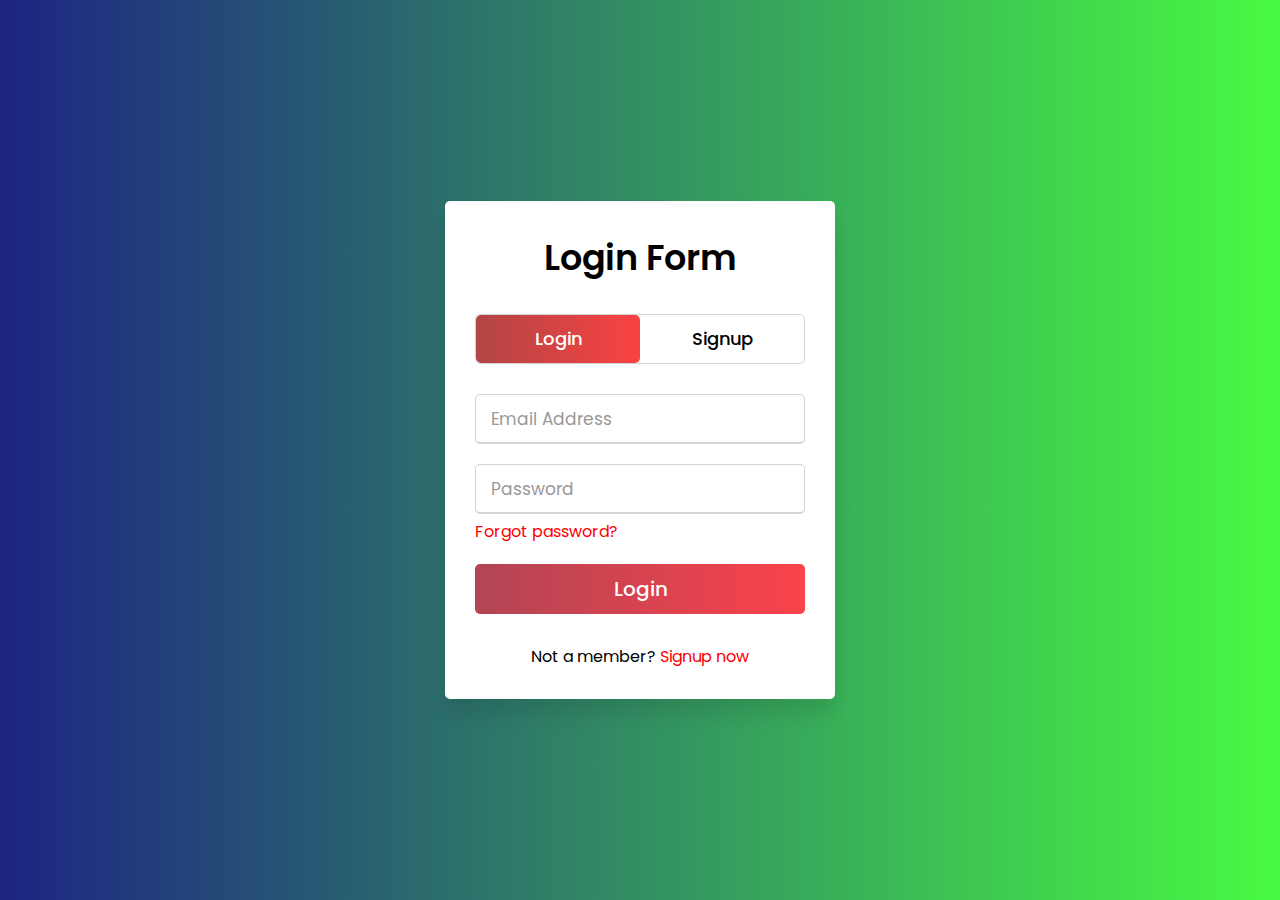
<file: Login and Signup Form Design/index.html>
<!DOCTYPE html>
<html lang="en" dir="ltr">
  <head>
    <meta charset="utf-8">
    <title>Vignan's IIT - Login / Signup</title>
    <link rel="stylesheet" href="style.css">
    <meta name="viewport" content="width=device-width, initial-scale=1.0">
  </head>
  <body>
    <div class="wrapper">
      <div class="title-text">
        <div class="title login">Login Form</div>
        <div class="title signup">Signup Form</div>
      </div>
      <div class="form-container">
        <div class="slide-controls">
          <input type="radio" name="slide" id="login" checked>
          <input type="radio" name="slide" id="signup">
          <label for="login" class="slide login">Login</label>
          <label for="signup" class="slide signup">Signup</label>
          <div class="slider-tab"></div>
        </div>
        <div class="form-inner">
          <form action="#" class="login">
            <div class="field">
              <input type="text" placeholder="Email Address" required>
            </div>
            <div class="field">
              <input type="password" placeholder="Password" required>
            </div>
            <div class="pass-link"><a href="#">Forgot password?</a></div>
            <div class="field btn">
              <div class="btn-layer"></div>
              <input type="submit" value="Login">
            </div>
            <div class="signup-link">Not a member? <a href="">Signup now</a></div>
          </form>
          <form action="#" class="signup">
            <div class="field">
              <input type="text" placeholder="Email Address" required>
            </div>
            <div class="field">
              <input type="password" placeholder="Password" required>
            </div>
            <div class="field">
              <input type="password" placeholder="Confirm password" required>
            </div>
            <div class="field btn">
              <div class="btn-layer"></div>
              <input type="submit" value="Signup">
            </div>
          </form>
        </div>
      </div>
    </div>

    <script>
      const loginText = document.querySelector(".title-text .login");
      const loginForm = document.querySelector("form.login");
      const loginBtn = document.querySelector("label.login");
      const signupBtn = document.querySelector("label.signup");
      const signupLink = document.querySelector("form .signup-link a");
      signupBtn.onclick = (()=>{
        loginForm.style.marginLeft = "-50%";
        loginText.style.marginLeft = "-50%";
      });
      loginBtn.onclick = (()=>{
        loginForm.style.marginLeft = "0%";
        loginText.style.marginLeft = "0%";
      });
      signupLink.onclick = (()=>{
        signupBtn.click();
        return false;
      });
    </script>

  </body>
</html>
</file>
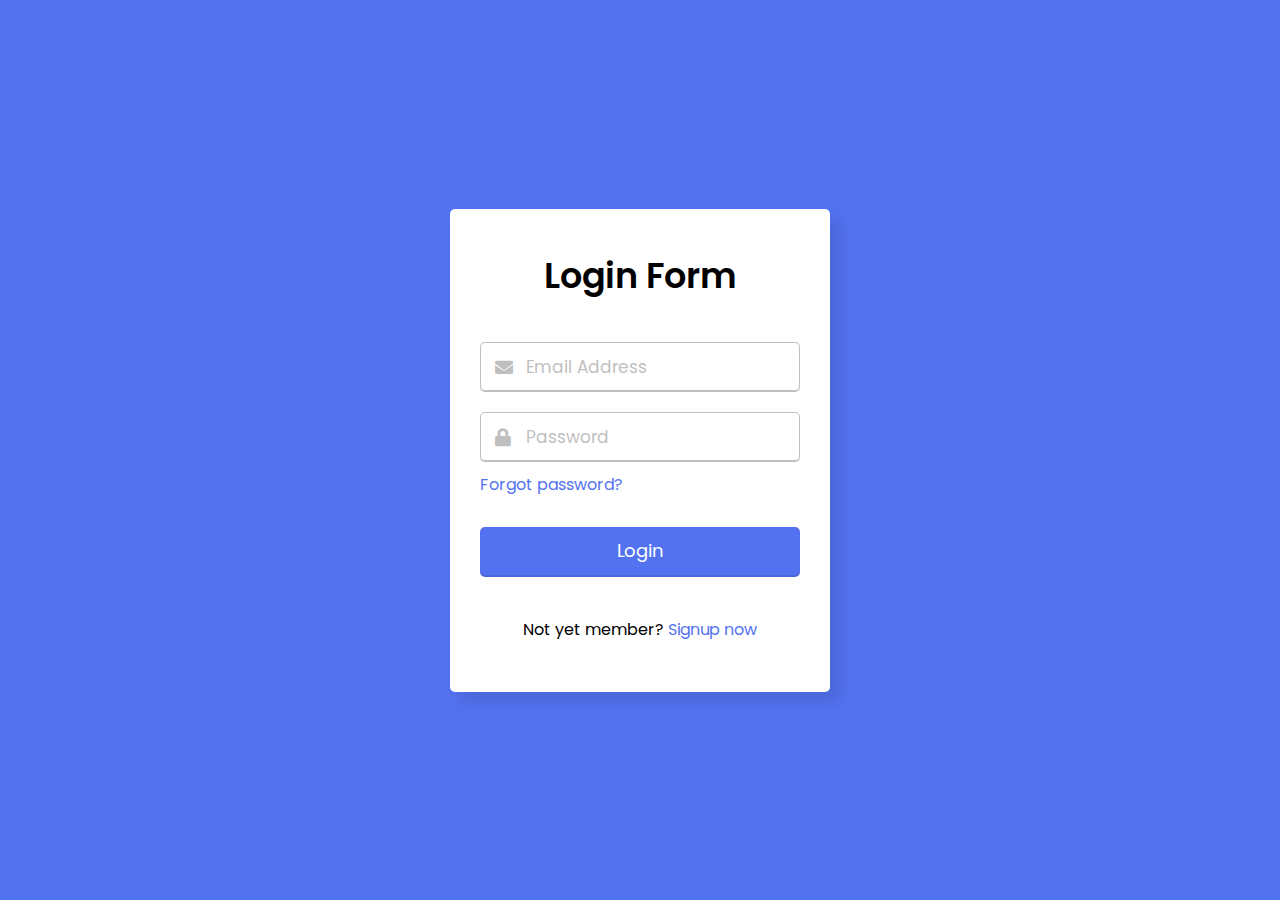
<file: Login Form validation with Shake Effect/index.html>
<!DOCTYPE html>
<!-- Coding By CodingNepal - youtube.com/codingnepal -->
<html lang="en">
<head>
  <meta charset="UTF-8">
  <meta name="viewport" content="width=device-width, initial-scale=1.0">
  <title>Login form validation</title>
  <link rel="stylesheet" href="style.css">
  <link rel="stylesheet" href="https://cdnjs.cloudflare.com/ajax/libs/font-awesome/5.15.3/css/all.min.css"/>
</head>
<body>
  <div class="wrapper">
    <header>Login Form</header>
    <form action="#">
      <div class="field email">
        <div class="input-area">
          <input type="text" placeholder="Email Address">
          <i class="icon fas fa-envelope"></i>
          <i class="error error-icon fas fa-exclamation-circle"></i>
        </div>
        <div class="error error-txt">Email can't be blank</div>
      </div>
      <div class="field password">
        <div class="input-area">
          <input type="password" placeholder="Password">
          <i class="icon fas fa-lock"></i>
          <i class="error error-icon fas fa-exclamation-circle"></i>
        </div>
        <div class="error error-txt">Password can't be blank</div>
      </div>
      <div class="pass-txt"><a href="#">Forgot password?</a></div>
      <input type="submit" value="Login">
    </form>
    <div class="sign-txt">Not yet member? <a href="#">Signup now</a></div>
  </div>

  <script src="script.js"></script>

</body>
</html>
</file>
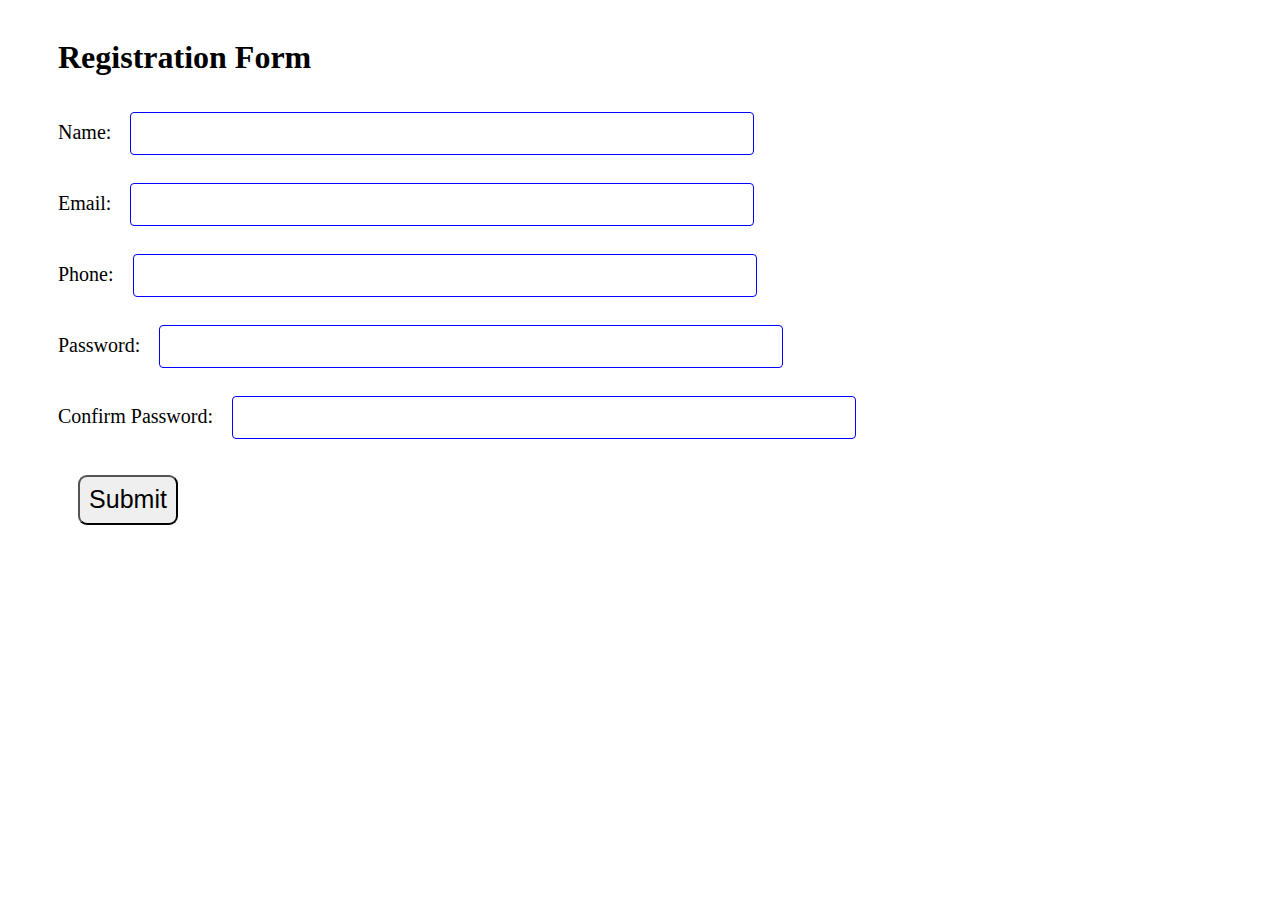
<file: registrationform validation/index.html>
<!DOCTYPE html>
<html lang="en">

<head>
    <meta charset="UTF-8">
    <meta name="viewport" content="width=device-width, initial-scale=1.0">
    <meta http-equiv="X-UA-Compatible" content="ie=edge">
    <title>Registration Form Validation</title>
    <link rel="stylesheet" href="styles.css">

</head>

<body>
    <h1>Registration Form</h1>
    <form aciton ="/myaction.php" name="myForm" onsubmit="return validateForm()" method="post">
        <div class="formdesign" id="name">
            Name: <input type="text" name="fname" required><b><span class="formerror"> </span></b>
        </div>

        <div class="formdesign" id="email">
            Email: <input type="email" name="femail" required><b><span class="formerror"> </span></b>
        </div>

        <div class="formdesign" id="phone">
            Phone: <input type="phone" name="fphone" required><b><span class="formerror"></span></b>
        </div>

        <div class="formdesign" id="pass">
            Password: <input type="password" name="fpass" required><b><span class="formerror"</span></b>
        </div>

        <div class="formdesign" id="cpass">
            Confirm Password: <input type="password" name="fcpass" required><b><span class="formerror"></span></b>
        </div>

        <input class="but" type="submit" value="Submit">

    </form>
</body>
<script src="index.js"></script>

</html>
</file>
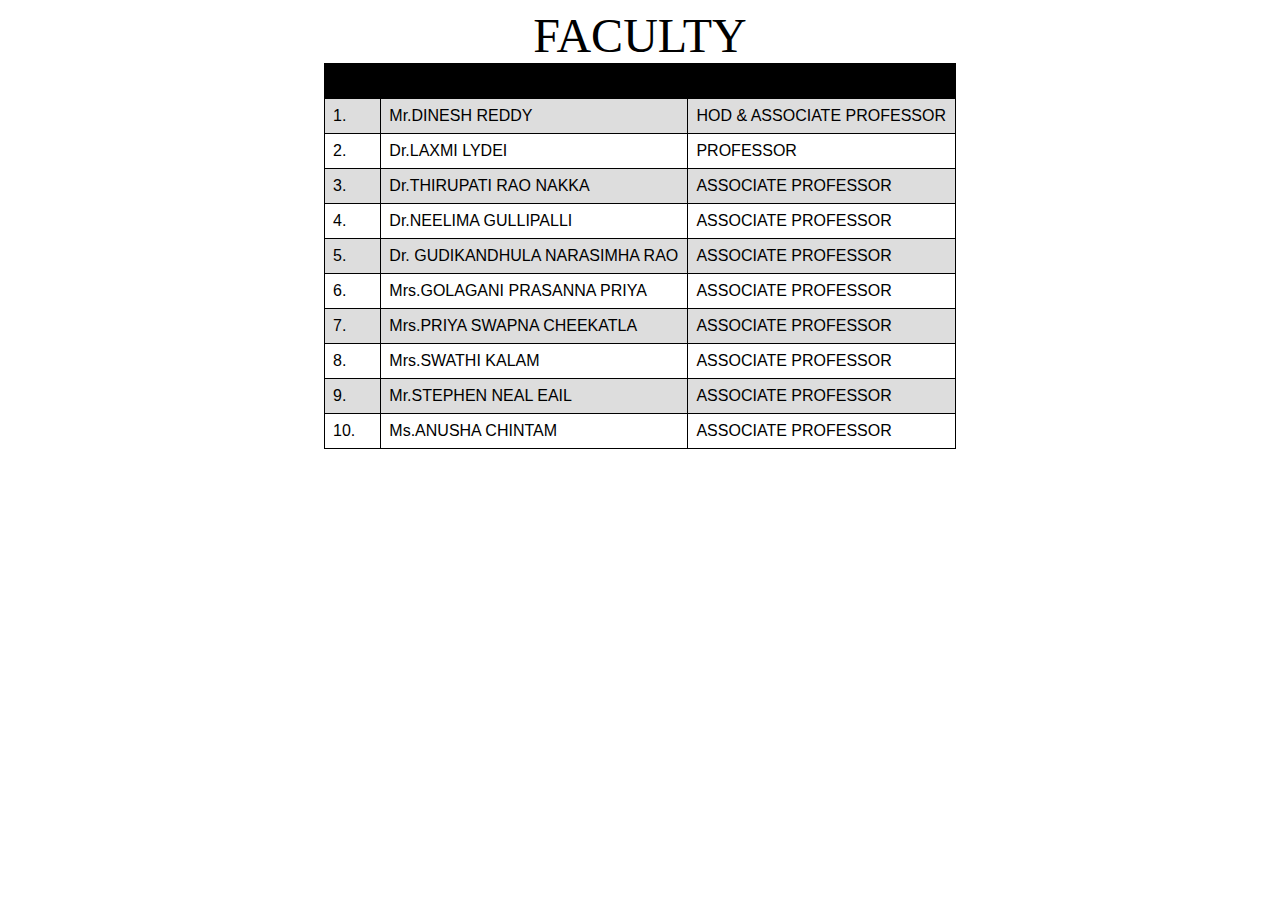
<file: faculty.html>
<!DOCTYPE html>
<html lang="en">
<head>
    <meta charset="UTF-8">
    <meta http-equiv="X-UA-Compatible" content="IE=edge">
    <meta name="viewport" content="width=device-width, initial-scale=1.0">
    <title>Vignan's IIT - Faculty Details</title>
    <style>
        table {
    font-family: arial, sans-serif;
    border-collapse: collapse;
    width: 50%;
  }
  
  td, th {
    border: 1px solid black;
    text-align: left;
    padding: 8px;
  }
  
  tr:nth-child(even) {
    background-color: #dddddd;
  }
  th{
  background-color: black;
  color: white;
  }
    </style>
</head>
<body>
    <div><font size="50px" color="black"><center>
        FACULTY</font>
        <table>
          <tr>
            <th>S.NO</th>
            <th>Name Of The Faculty</th>
            <th>Designation</th>
          </tr>
          <tr>
            <td>1.</td>
            <td>Mr.DINESH REDDY</td>
            <TD>HOD & ASSOCIATE PROFESSOR    </TD>
          </tr>
          <TR>
            <td>2.</td>
            <td>Dr.LAXMI LYDEI</td>
            <td>PROFESSOR</td>
          </TR>
          <tr>
            <td>3.</td>
            <td>Dr.THIRUPATI RAO NAKKA</td>
            <td>ASSOCIATE PROFESSOR</td>
          </tr>
          <tr>
            <td>4.</td>
            <td>Dr.NEELIMA GULLIPALLI</td>
            <td>ASSOCIATE PROFESSOR</td>
          </tr>
          <tr>
            <td>5.</td>
            <td>Dr. GUDIKANDHULA NARASIMHA RAO</td>
            <td>ASSOCIATE PROFESSOR</td>
          </tr>
          <tr>
            <td>6.</td>
            <td>Mrs.GOLAGANI PRASANNA PRIYA</td>
            <td>ASSOCIATE PROFESSOR</td>
          </tr>
          <tr>
            <td>7.</td>
            <td>Mrs.PRIYA SWAPNA CHEEKATLA</td>
            <TD>ASSOCIATE PROFESSOR</TD>
          </tr>
          <tr>
            <td>8.</td>
            <td>Mrs.SWATHI KALAM</td>
            <td>ASSOCIATE PROFESSOR</td>
          </tr>
          
          <TR>
            <TD>9.</TD>
            <TD>Mr.STEPHEN NEAL EAIL</TD>
            <TD>ASSOCIATE PROFESSOR</TD>
          </TR>
          <TR>
            <TD>10.</TD>
            <TD>Ms.ANUSHA CHINTAM</TD>
            <TD>ASSOCIATE PROFESSOR</TD>
          </TR>
          
        </table></center>
      </div>
      <br><br><br>
    
            <script src="https://cdn.jsdelivr.net/npm/bootstrap@5.2.1/dist/js/bootstrap.bundle.min.js" integrity="sha384-u1OknCvxWvY5kfmNBILK2hRnQC3Pr17a+RTT6rIHI7NnikvbZlHgTPOOmMi466C8" crossorigin="anonymous"></script>
    
</body>
</html>
</file>
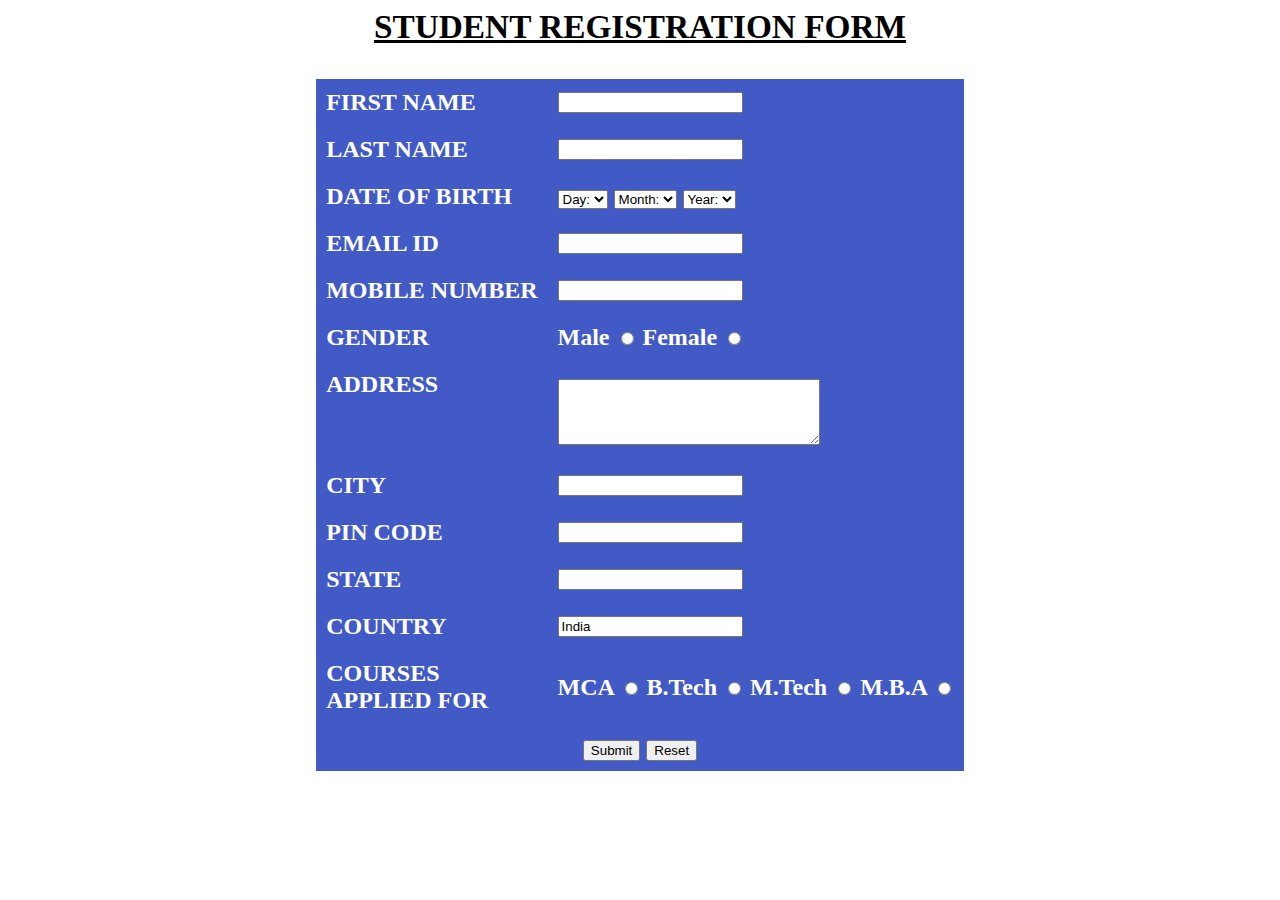
<file: studentinfo.html>
<html>
<head>
<title>Vignan's IIT - Student Registration Form</title>
<style>
  h3{
  font-family: Calibri; 
  font-size: 25pt;         
  font-style: normal; 
  font-weight: bold; 
  color:rgb(0, 0, 0);
  text-align: center; 
  text-decoration: underline
}

table{
  font-family: Calibri; 
  color:white; 
  font-size: 18pt; 
  font-style: normal;
  font-weight: bold;
   
  background-color: rgb(66, 90, 197); 
  border-collapse: collapse; 
  /* border: 2px solid navy */
}
table.inner{
  border: 0px
}
</style>
</head>
 
<body>
<h3>STUDENT REGISTRATION FORM</h3>

 
<table align="center" cellpadding = "10">
 
<!----- First Name ---------------------------------------------------------->
<tr>
<td>FIRST NAME</td>
<td><input type="text" name="First_Name" maxlength="30"/>
<!-- (max 30 characters a-z and A-Z) -->
</td>
</tr>
 
<!----- Last Name ---------------------------------------------------------->
<tr>
<td>LAST NAME</td>
<td><input type="text" name="Last_Name" maxlength="30"/>
<!-- (max 30 characters a-z and A-Z) -->
</td>
</tr>
 
<!----- Date Of Birth -------------------------------------------------------->
<tr>
<td>DATE OF BIRTH</td>
 
<td>
<select name="Birthday_day" id="Birthday_Day">
<option value="-1">Day:</option>
<option value="1">1</option>
<option value="2">2</option>
<option value="3">3</option>
 
<option value="4">4</option>
<option value="5">5</option>
<option value="6">6</option>
<option value="7">7</option>
<option value="8">8</option>
<option value="9">9</option>
<option value="10">10</option>
<option value="11">11</option>
<option value="12">12</option>
 
<option value="13">13</option>
<option value="14">14</option>
<option value="15">15</option>
<option value="16">16</option>
<option value="17">17</option>
<option value="18">18</option>
<option value="19">19</option>
<option value="20">20</option>
<option value="21">21</option>
 
<option value="22">22</option>
<option value="23">23</option>
<option value="24">24</option>
<option value="25">25</option>
<option value="26">26</option>
<option value="27">27</option>
<option value="28">28</option>
<option value="29">29</option>
<option value="30">30</option>
 
<option value="31">31</option>
</select>
 
<select id="Birthday_Month" name="Birthday_Month">
<option value="-1">Month:</option>
<option value="January">Jan</option>
<option value="February">Feb</option>
<option value="March">Mar</option>
<option value="April">Apr</option>
<option value="May">May</option>
<option value="June">Jun</option>
<option value="July">Jul</option>
<option value="August">Aug</option>
<option value="September">Sep</option>
<option value="October">Oct</option>
<option value="November">Nov</option>
<option value="December">Dec</option>
</select>
 
<select name="Birthday_Year" id="Birthday_Year">
 
<option value="-1">Year:</option>
<option value="2012">2012</option>
<option value="2011">2011</option>
<option value="2010">2010</option>
<option value="2009">2009</option>
<option value="2008">2008</option>
<option value="2007">2007</option>
<option value="2006">2006</option>
<option value="2005">2005</option>
<option value="2004">2004</option>
<option value="2003">2003</option>
<option value="2002">2002</option>
<option value="2001">2001</option>
<option value="2000">2000</option>
 
<option value="1999">1999</option>
<option value="1998">1998</option>
<option value="1997">1997</option>
<option value="1996">1996</option>
<option value="1995">1995</option>
<option value="1994">1994</option>
<option value="1993">1993</option>
<option value="1992">1992</option>
<option value="1991">1991</option>
<option value="1990">1990</option>
 
<option value="1989">1989</option>
<option value="1988">1988</option>
<option value="1987">1987</option>
<option value="1986">1986</option>
<option value="1985">1985</option>
<option value="1984">1984</option>
<option value="1983">1983</option>
<option value="1982">1982</option>
<option value="1981">1981</option>
<option value="1980">1980</option>
</select>
</td>
</tr>
 
<!----- Email Id ---------------------------------------------------------->
<tr>
<td>EMAIL ID</td>
<td><input type="text" name="Email_Id" maxlength="100" /></td>
</tr>
 
<!----- Mobile Number ---------------------------------------------------------->
<tr>
<td>MOBILE NUMBER</td>
<td>
<input type="text" name="Mobile_Number" maxlength="10" />
<!-- (10 digit number) -->
</td>
</tr>
 
<!----- Gender ----------------------------------------------------------->
<tr>
<td>GENDER</td>
<td>
Male <input type="radio" name="Gender" value="Male" />
Female <input type="radio" name="Gender" value="Female" />
</td>
</tr>
 
<!----- Address ---------------------------------------------------------->
<tr>
<td>ADDRESS <br /><br /><br /></td>
<td><textarea name="Address" rows="4" cols="30"></textarea></td>
</tr>
 
<!----- City ---------------------------------------------------------->
<tr>
<td>CITY</td>
<td><input type="text" name="City" maxlength="30" />
<!-- (max 30 characters a-z and A-Z) -->
</td>
</tr>
 
<!----- Pin Code ---------------------------------------------------------->
<tr>
<td>PIN CODE</td>
<td><input type="text" name="Pin_Code" maxlength="6" />
<!-- (6 digit number) -->
</td>
</tr>
 
<!----- State ---------------------------------------------------------->
<tr>
<td>STATE</td>
<td><input type="text" name="State" maxlength="30" />
<!-- (max 30 characters a-z and A-Z) -->
</td>
</tr>
 
<!----- Country ---------------------------------------------------------->
<tr>
<td>COUNTRY</td>
<td><input type="text" name="Country" value="India" readonly="readonly" /></td>
</tr>
 
<!----- Hobbies ---------------------------------------------------------->
 
<!-- <tr>
<td>HOBBIES <br /><br /><br /></td>
 
<td>
Drawing
<input type="checkbox" name="Hobby_Drawing" value="Drawing" />
Singing
<input type="checkbox" name="Hobby_Singing" value="Singing" />
Dancing
<input type="checkbox" name="Hobby_Dancing" value="Dancing" />
Sketching
<input type="checkbox" name="Hobby_Cooking" value="Cooking" />
<br />
Others
<input type="checkbox" name="Hobby_Other" value="Other">
<input type="text" name="Other_Hobby" maxlength="30" />
</td>
</tr> -->
 
<!----- Qualification---------------------------------------------------------->
<!-- <tr>
<td>QUALIFICATION <br /><br /><br /><br /><br /><br /><br /></td>
 
<td>
<table>
 
<tr>
<td align="center"><b>Sl.No.</b></td>
<td align="center"><b>Examination</b></td>
<td align="center"><b>Board</b></td>
<td align="center"><b>Percentage</b></td>
<td align="center"><b>Year of Passing</b></td>
</tr>
 
<tr>
<td>1</td>
<td>Class X</td>
<td><input type="text" name="ClassX_Board" maxlength="30" /></td>
<td><input type="text" name="ClassX_Percentage" maxlength="30" /></td>
<td><input type="text" name="ClassX_YrOfPassing" maxlength="30" /></td>
</tr>
 
<tr>
<td>2</td>
<td>Class XII</td>
<td><input type="text" name="ClassXII_Board" maxlength="30" /></td>
<td><input type="text" name="ClassXII_Percentage" maxlength="30" /></td>
<td><input type="text" name="ClassXII_YrOfPassing" maxlength="30" /></td>
</tr>
 
<tr>
<td>3</td>
<td>Graduation</td>
<td><input type="text" name="Graduation_Board" maxlength="30" /></td>
<td><input type="text" name="Graduation_Percentage" maxlength="30" /></td>
<td><input type="text" name="Graduation_YrOfPassing" maxlength="30" /></td>
</tr>
 
<tr>
<td>4</td>
<td>Masters</td>
<td><input type="text" name="Masters_Board" maxlength="30" /></td>
<td><input type="text" name="Masters_Percentage" maxlength="30" /></td>
<td><input type="text" name="Masters_YrOfPassing" maxlength="30" /></td>
</tr>
 
<tr>
<td></td>
<td></td>
<td align="center">(10 char max)</td>
<td align="center">(upto 2 decimal)</td>
</tr>
</table>
 
</td>
</tr> -->
 
<!----- Course ---------------------------------------------------------->
<tr>
<td>COURSES<br />APPLIED FOR</td>
<td>
MCA
<input type="radio" name="Course_BCA" value="BCA">
B.Tech
<input type="radio" name="Course_BCom" value="B.Com">
M.Tech
<input type="radio" name="Course_BSc" value="B.Sc">
M.B.A
<input type="radio" name="Course_BA" value="B.A">
</td>
</tr>
 
<!----- Submit and Reset ------------------------------------------------->
<tr>
<td colspan="2" align="center">
<input type="submit" value="Submit">
<input type="reset" value="Reset">
</td>
</tr>
</table>
 
</form>
 
</body>
</html>
</file>
<file: Login and Signup Form Design/style.css>
@import url('https://fonts.googleapis.com/css?family=Poppins:400,500,600,700&display=swap');
*{
  margin: 0;
  padding: 0;
  box-sizing: border-box;
  font-family: 'Poppins', sans-serif;
}
html,body{
  display: grid;
  height: 100%;
  width: 100%;
  place-items: center;
  background: -webkit-linear-gradient(left, #1d2483, #48fa42);
}
::selection{
  background: red;
  color: #fff;
}
.wrapper{
  overflow: hidden;
  max-width: 390px;
  background: #fff;
  padding: 30px;
  border-radius: 5px;
  box-shadow: 0px 15px 20px rgba(0,0,0,0.1);
}
.wrapper .title-text{
  display: flex;
  width: 200%;
}
.wrapper .title{
  width: 50%;
  font-size: 35px;
  font-weight: 600;
  text-align: center;
  transition: all 0.6s cubic-bezier(0.68,-0.55,0.265,1.55);
}
.wrapper .slide-controls{
  position: relative;
  display: flex;
  height: 50px;
  width: 100%;
  overflow: hidden;
  margin: 30px 0 10px 0;
  justify-content: space-between;
  border: 1px solid lightgrey;
  border-radius: 5px;
}
.slide-controls .slide{
  height: 100%;
  width: 100%;
  color: #fff;
  font-size: 18px;
  font-weight: 500;
  text-align: center;
  line-height: 48px;
  cursor: pointer;
  z-index: 1;
  transition: all 0.6s ease;
}
.slide-controls label.signup{
  color: #000;
}
.slide-controls .slider-tab{
  position: absolute;
  height: 100%;
  width: 50%;
  left: 0;
  z-index: 0;
  border-radius: 5px;
  background: -webkit-linear-gradient(left, #b24545, #fa4242);
  transition: all 0.6s cubic-bezier(0.68,-0.55,0.265,1.55);
}
input[type="radio"]{
  display: none;
}
#signup:checked ~ .slider-tab{
  left: 50%;
}
#signup:checked ~ label.signup{
  color: #fff;
  cursor: default;
  user-select: none;
}
#signup:checked ~ label.login{
  color: #000;
}
#login:checked ~ label.signup{
  color: #000;
}
#login:checked ~ label.login{
  cursor: default;
  user-select: none;
}
.wrapper .form-container{
  width: 100%;
  overflow: hidden;
}
.form-container .form-inner{
  display: flex;
  width: 200%;
}
.form-container .form-inner form{
  width: 50%;
  transition: all 0.6s cubic-bezier(0.68,-0.55,0.265,1.55);
}
.form-inner form .field{
  height: 50px;
  width: 100%;
  margin-top: 20px;
}
.form-inner form .field input{
  height: 100%;
  width: 100%;
  outline: none;
  padding-left: 15px;
  border-radius: 5px;
  border: 1px solid lightgrey;
  border-bottom-width: 2px;
  font-size: 17px;
  transition: all 0.3s ease;
}
.form-inner form .field input:focus{
  border-color: #fc8383;
  /* box-shadow: inset 0 0 3px #fb6aae; */
}
.form-inner form .field input::placeholder{
  color: #999;
  transition: all 0.3s ease;
}
form .field input:focus::placeholder{
  color: #b3b3b3;
}
.form-inner form .pass-link{
  margin-top: 5px;
}
.form-inner form .signup-link{
  text-align: center;
  margin-top: 30px;
}
.form-inner form .pass-link a,
.form-inner form .signup-link a{
  color: red;
  text-decoration: none;
}
.form-inner form .pass-link a:hover,
.form-inner form .signup-link a:hover{
  text-decoration: underline;
}
form .btn{
  height: 50px;
  width: 100%;
  border-radius: 5px;
  position: relative;
  overflow: hidden;
}
form .btn .btn-layer{
  height: 100%;
  width: 300%;
  position: absolute;
  left: -100%;
  background: -webkit-linear-gradient(right, #b24545, #fa424b, #b24554, #fa4242);
  border-radius: 5px;
  transition: all 0.4s ease;;
}
form .btn:hover .btn-layer{
  left: 0;
}
form .btn input[type="submit"]{
  height: 100%;
  width: 100%;
  z-index: 1;
  position: relative;
  background: none;
  border: none;
  color: #fff;
  padding-left: 0;
  border-radius: 5px;
  font-size: 20px;
  font-weight: 500;
  cursor: pointer;
}
</file>
<file: Login Form validation with Shake Effect/style.css>
@import url('https://fonts.googleapis.com/css2?family=Poppins:wght@400;500;600&display=swap');
*{
  margin: 0;
  padding: 0;
  box-sizing: border-box;
  font-family: "Poppins", sans-serif;
}
body{
  width: 100%;
  height: 100vh;
  display: flex;
  align-items: center;
  justify-content: center;
  background: #5372F0;
}
::selection{
  color: #fff;
  background: #5372F0;
}
.wrapper{
  width: 380px;
  padding: 40px 30px 50px 30px;
  background: #fff;
  border-radius: 5px;
  text-align: center;
  box-shadow: 10px 10px 15px rgba(0,0,0,0.1);
}
.wrapper header{
  font-size: 35px;
  font-weight: 600;
}
.wrapper form{
  margin: 40px 0;
}
form .field{
  width: 100%;
  margin-bottom: 20px;
}
form .field.shake{
  animation: shake 0.3s ease-in-out;
}
@keyframes shake {
  0%, 100%{
    margin-left: 0px;
  }
  20%, 80%{
    margin-left: -12px;
  }
  40%, 60%{
    margin-left: 12px;
  }
}
form .field .input-area{
  height: 50px;
  width: 100%;
  position: relative;
}
form input{
  width: 100%;
  height: 100%;
  outline: none;
  padding: 0 45px;
  font-size: 18px;
  background: none;
  caret-color: #5372F0;
  border-radius: 5px;
  border: 1px solid #bfbfbf;
  border-bottom-width: 2px;
  transition: all 0.2s ease;
}
form .field input:focus,
form .field.valid input{
  border-color: #5372F0;
}
form .field.shake input,
form .field.error input{
  border-color: #dc3545;
}
.field .input-area i{
  position: absolute;
  top: 50%;
  font-size: 18px;
  pointer-events: none;
  transform: translateY(-50%);
}
.input-area .icon{
  left: 15px;
  color: #bfbfbf;
  transition: color 0.2s ease;
}
.input-area .error-icon{
  right: 15px;
  color: #dc3545;
}
form input:focus ~ .icon,
form .field.valid .icon{
  color: #5372F0;
}
form .field.shake input:focus ~ .icon,
form .field.error input:focus ~ .icon{
  color: #bfbfbf;
}
form input::placeholder{
  color: #bfbfbf;
  font-size: 17px;
}
form .field .error-txt{
  color: #dc3545;
  text-align: left;
  margin-top: 5px;
}
form .field .error{
  display: none;
}
form .field.shake .error,
form .field.error .error{
  display: block;
}
form .pass-txt{
  text-align: left;
  margin-top: -10px;
}
.wrapper a{
  color: #5372F0;
  text-decoration: none;
}
.wrapper a:hover{
  text-decoration: underline;
}
form input[type="submit"]{
  height: 50px;
  margin-top: 30px;
  color: #fff;
  padding: 0;
  border: none;
  background: #5372F0;
  cursor: pointer;
  border-bottom: 2px solid rgba(0,0,0,0.1);
  transition: all 0.3s ease;
}
form input[type="submit"]:hover{
  background: #2c52ed;
}
</file>
<file: registrationform validation/styles.css>
body {
            padding: 10px 50px;
        }

        .formdesign {
            font-size: 20px;

        }

        .formdesign input {
            width: 50%;
            padding: 12px 20px;
            border: 1px solid blue;
            margin: 14px;
            border-radius: 4px;
            font-size: 15px;
        }

        .formerror {
            color: red;
        }

        .but {
            border-radius: 9px;
            width: 100px;
            height: 50px;
            font-size: 25px;
            margin: 22px 20px;
        }
</file>
